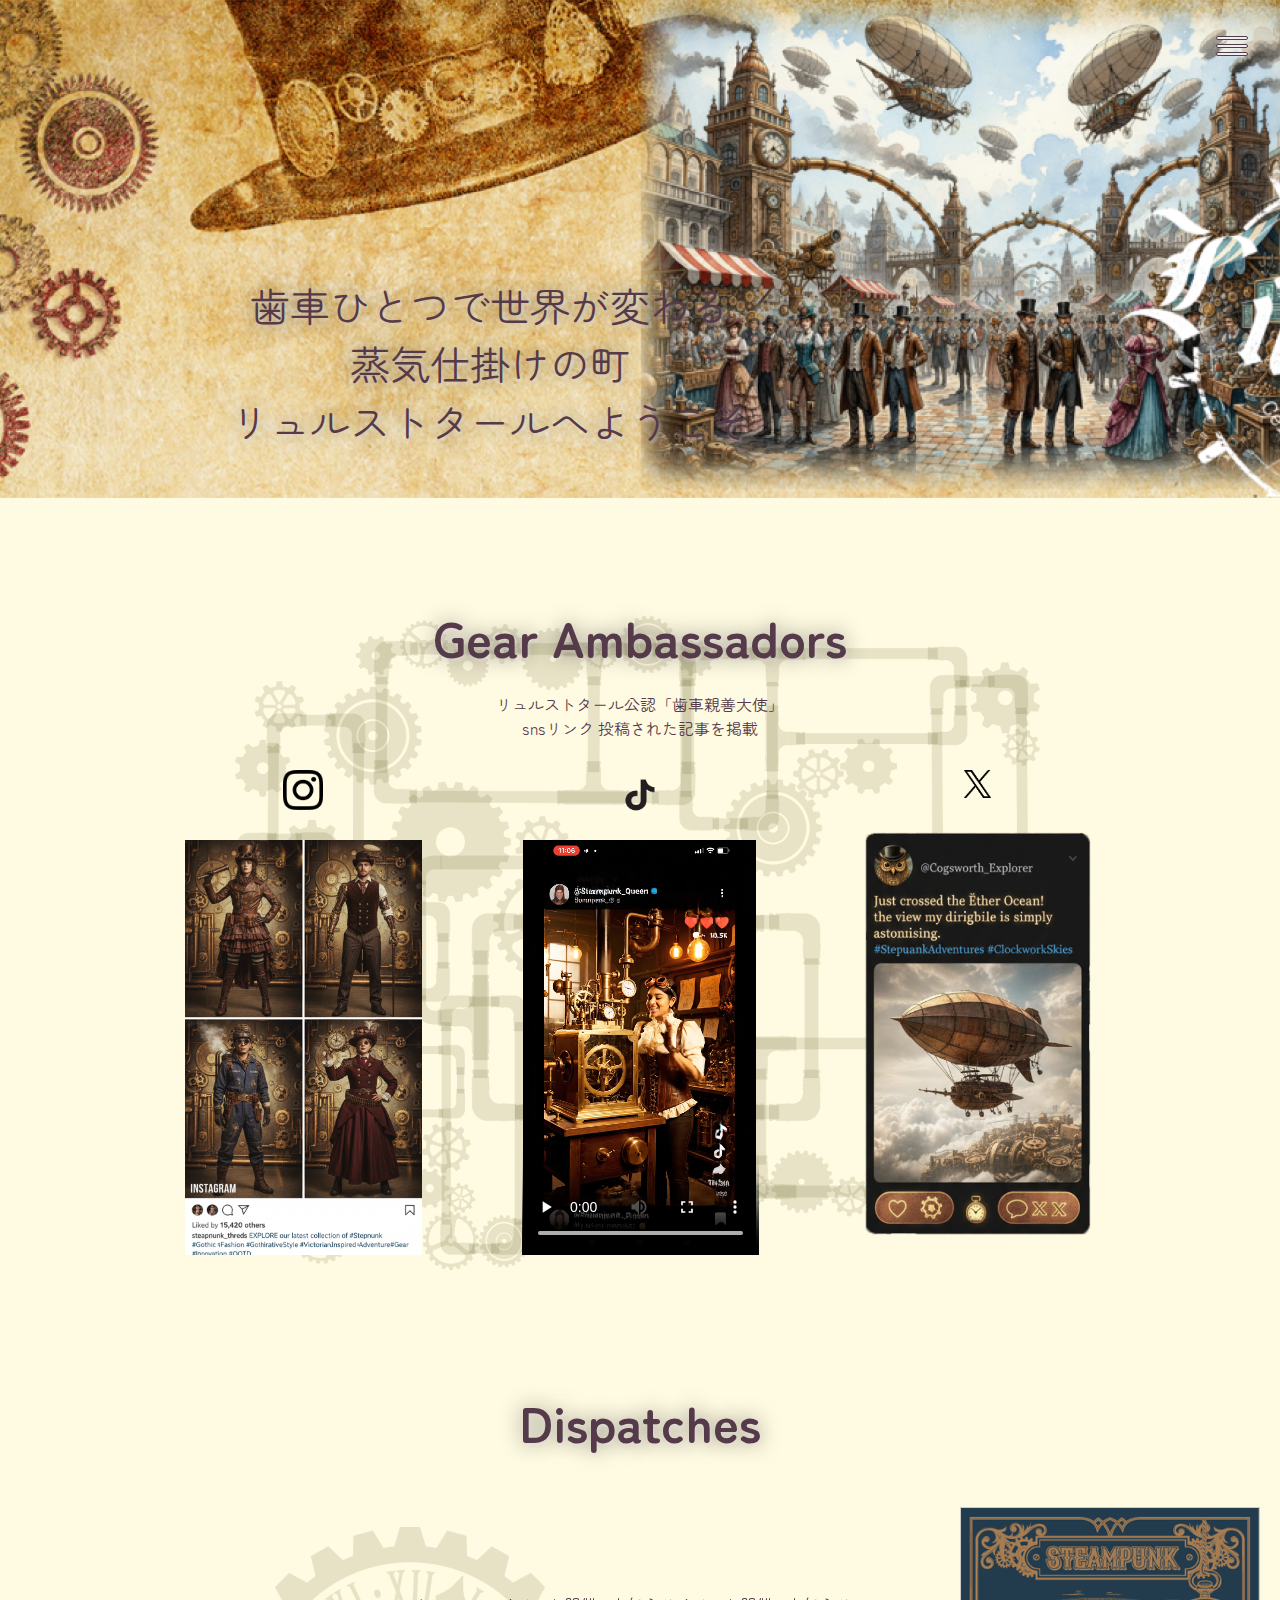
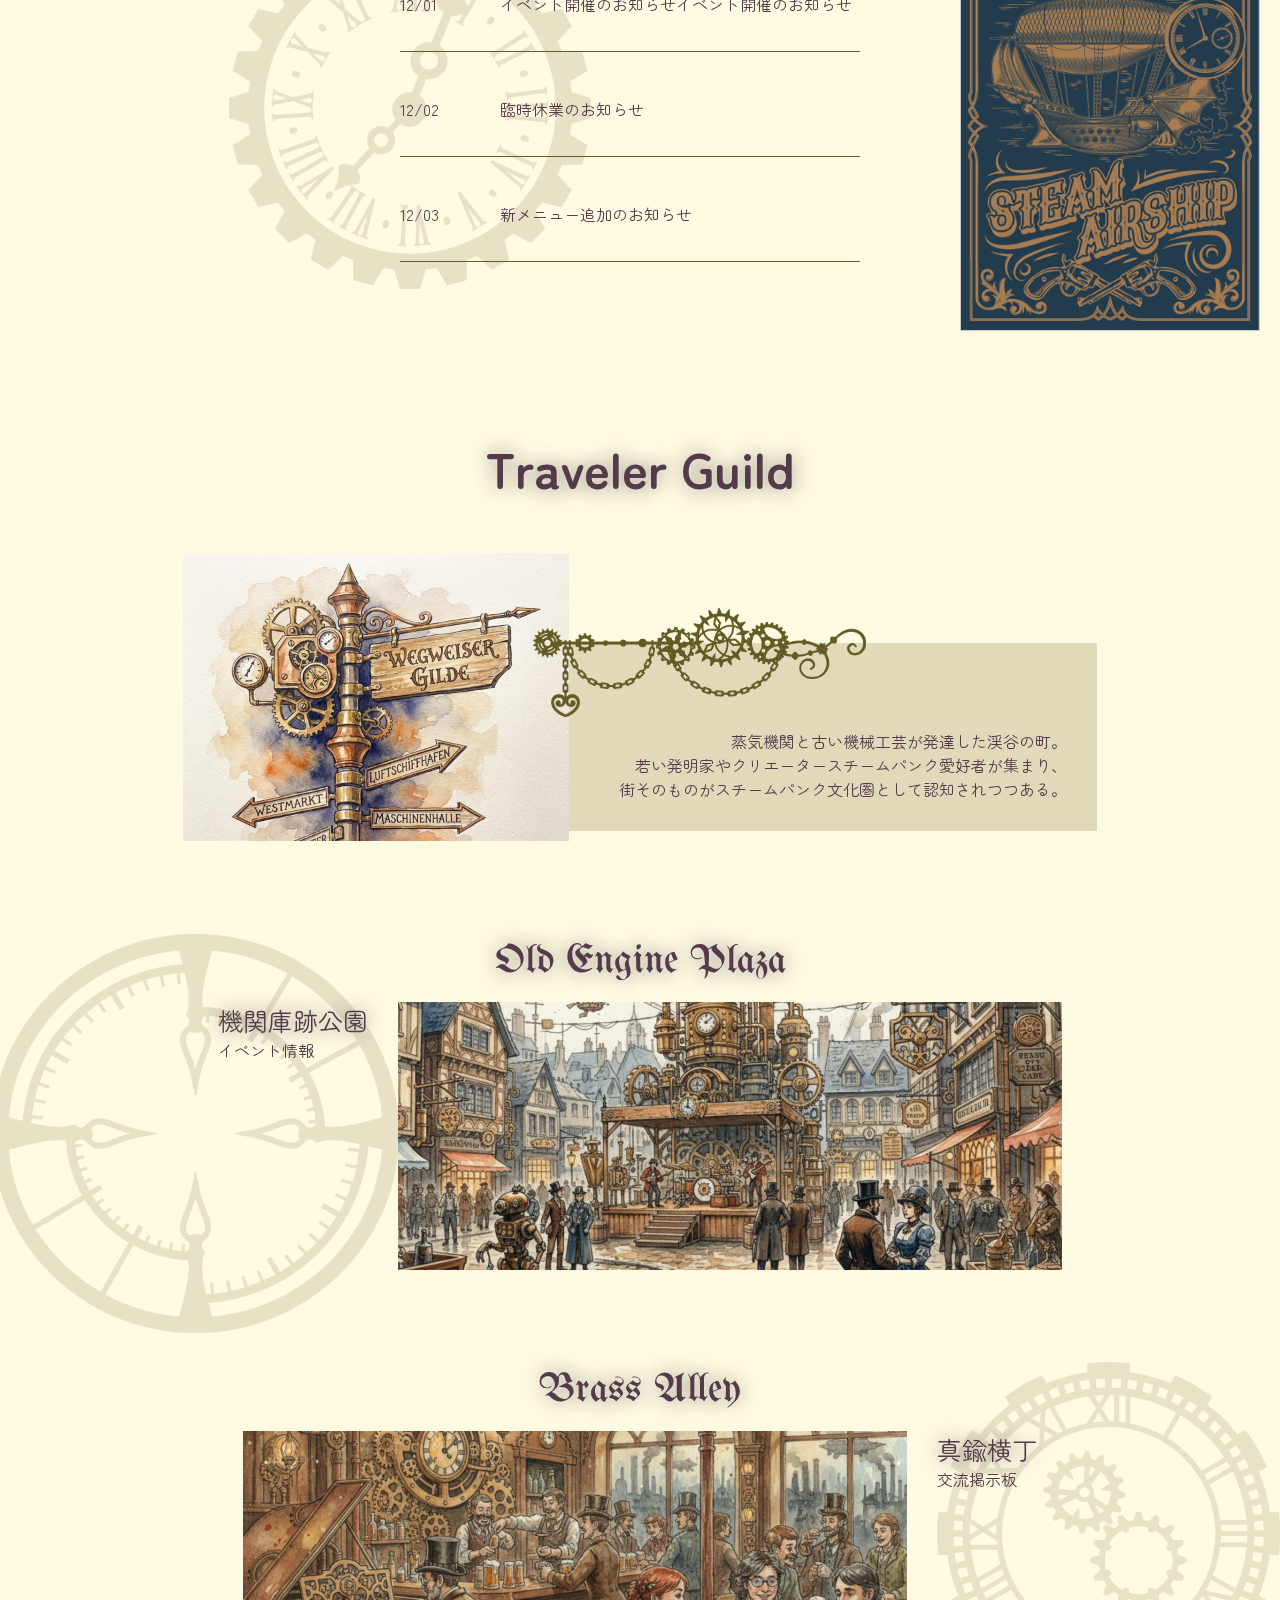
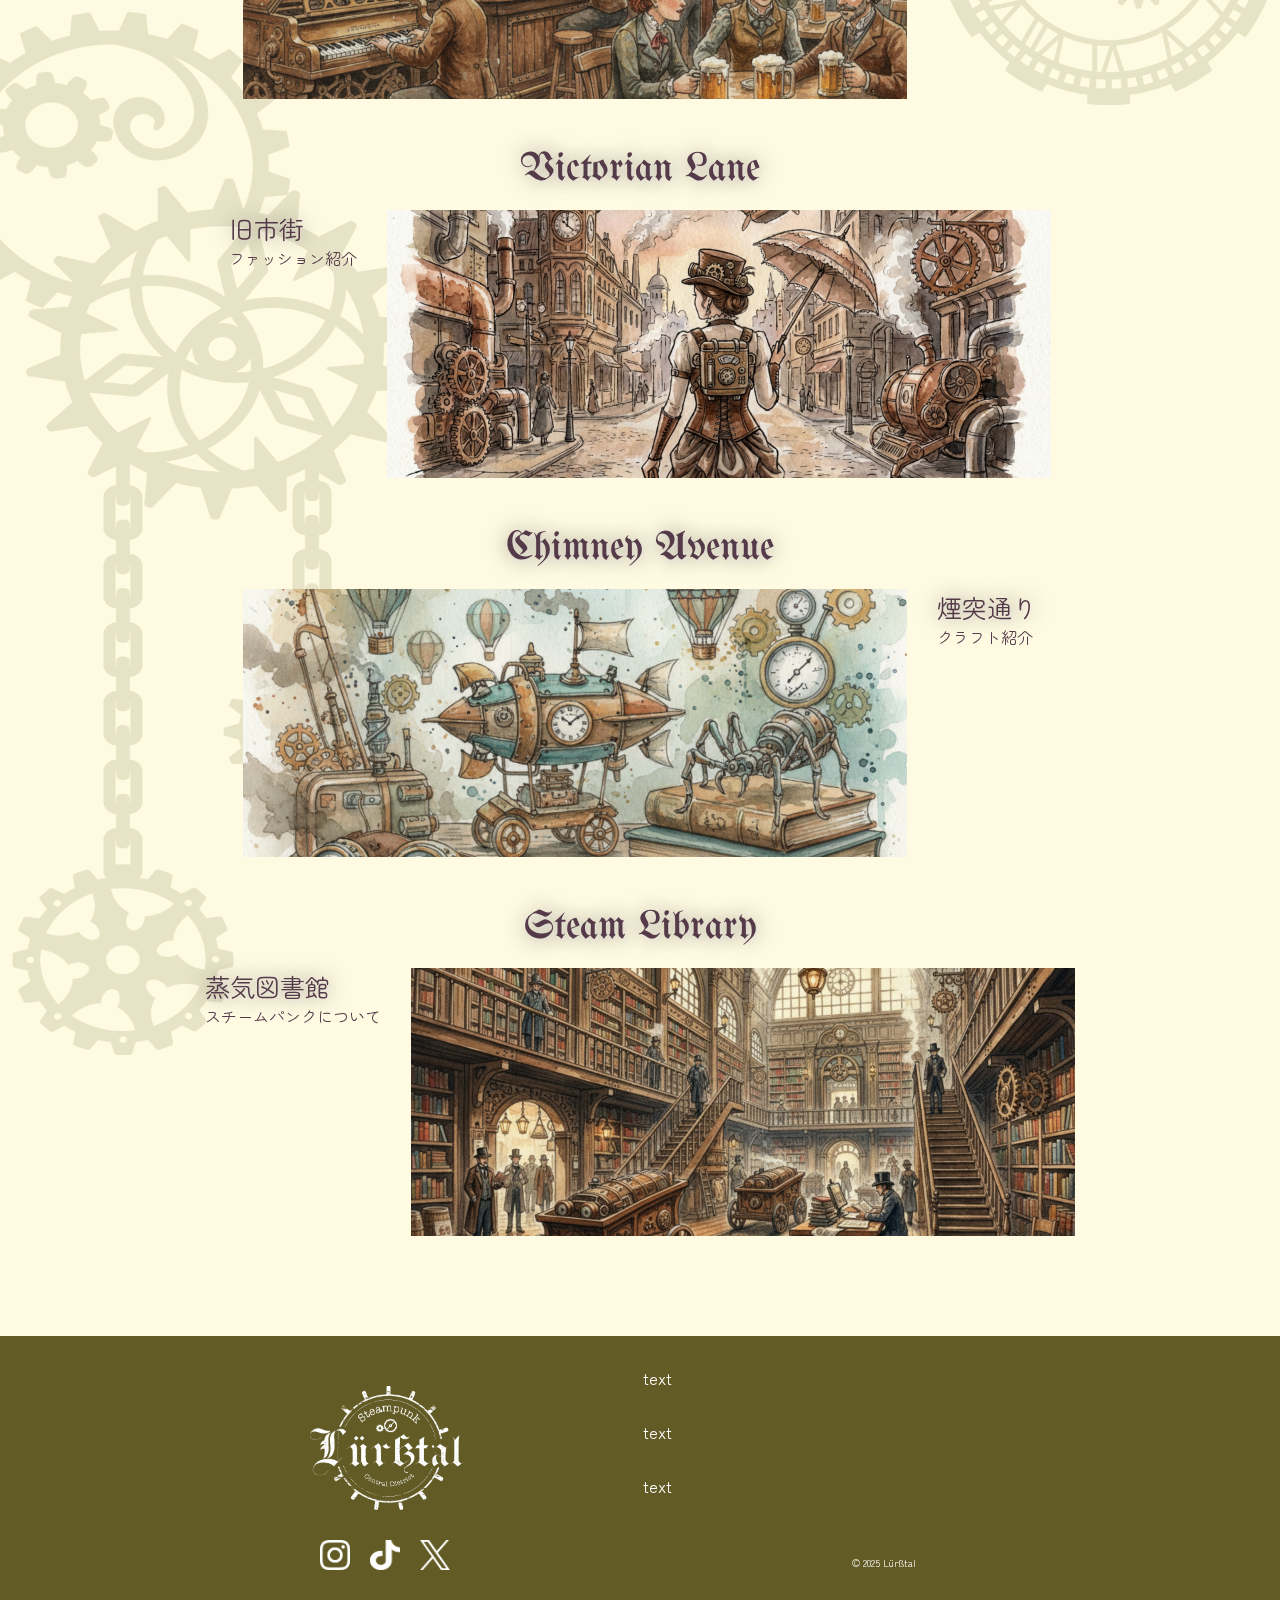
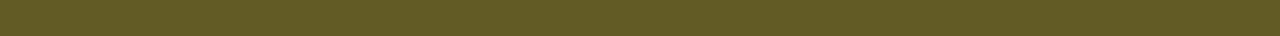
<file: index.html>
<!DOCTYPE HTML>
<html lang="ja">
<head>
<meta charset="utf-8">
<title>steampunk</title>

<link href="css/reset.css" rel="stylesheet">
<link href="css/style.css" rel="stylesheet">

<!-- google fonts -->
<link rel="preconnect" href="https://fonts.googleapis.com">
<link rel="preconnect" href="https://fonts.gstatic.com" crossorigin>
<link href="https://fonts.googleapis.com/css2?family=UnifrakturMaguntia&family=Zen+Maru+Gothic&family=Zen+Old+Mincho&display=swap" rel="stylesheet">

<!--ビューポート-->
<meta name="viewport" content="width=device-width, initial-scale=1.0">

<!--jQuery本体-->
<script src="js/jquery-1.11.2.min.js"></script>

<!--ready関数-->

<!-- ハンバーガーメニュー -->
<script>
$(function(){
  $('#hamburger').on('click',function(){
    $('#hamburger').toggleClass("open");
    $('#header-menu').slideToggle();
  });
});
</script>

<!-- ハンバーガーメニュー内のテキスト切り替え -->
<script>
    document.addEventListener('DOMContentLoaded', () => {
  const links = document.querySelectorAll('.hamburger-menu li a');

  links.forEach(link => {
    const originalText = link.textContent;
    const hoverText = link.dataset.hover;

    link.addEventListener('mouseenter', () => {
      link.textContent = hoverText;
    });

    link.addEventListener('mouseleave', () => {
      link.textContent = originalText;
    });
  });
});
</script> 


</head>
    
<body>
    <div class="hero-box">
        <header class="header">
            <nav class="hamburger-menu">
                <ul id="header-menu">
                    <li><a href="gathering/index.html" data-hover="イベント情報">Old Engine Plaza</a></li>
                    <li><a href="" data-hover="交流掲示板">Brass Alley</a></li>
                    <li><a href="fashion/index.html" data-hover="ファッション">Victorian Lane</a></li>
                    <li><a href="crafts/index.html" data-hover="クラフト">Chimney Avenue</a></li>
                    <li><a href="labrary/index.html" data-hover="スチームパンクとは">Steam Library</a></li>
                    <li><a href="link/index .html" data-hover="同盟ギルド">Clockwork Alliance</a></li>
                    <li><a href="index.html" data-hover="ホーム">Lürßtal</a></li>
                    <div class="rivet-box">
                      <span class="rivet bl"></span>
                      <span class="rivet br"></span>
                      <a href=""><img src="../img/footer_ig.png" alt="" width="30" height="30"></a>
                      <a href=""><img src="../img/footer_tk.png" alt="" width="30" height="30"></a>
                      <a href=""><img src="../img/footer_x.png" alt="" width="30" height="30"></a>
                    </div>
                </ul>
            </nav>
            <div id="hamburger" class="hamburger">
                <span></span><span></span><span></span>
            </div>
        
            <div class="hero">
            <h3>歯車ひとつで世界が変わる<br>
                蒸気仕掛けの町<br>
                リュルストタールへようこそ</h3>
            </div>    
        </header>
    </div>

<!-- Gear Ambassadors -->
    <section class="ga">
      <h1>Gear Ambassadors</h1>
      <p>リュルストタール公認「歯車親善大使」<br>
        snsリンク 投稿された記事を掲載</p>
      <div class="ga-sns">
          <div class="ga-ig">
              <img src="img/top_iglogo.png" alt="Instagramロゴ" width="40" height="40">
              <img src="img/top_sns_ig.png" alt="スチームパンクファッションインスタグラムポスト" width="237" height="415">        
          </div>
          <div class="ga-tk">
              <img src="img/top_tklogo.png" alt="tiktokロゴ" width="50" height="50">
              <video src="img/top-tk659257.mp4" width="237" height="415" controls></video>
          </div>
          <div class="ga-x">
              <img src="img/top_xlogo.png" alt="xロゴ" width="27" height="28">
              <img src="img/top_sns_x.png" alt="スチームパンクニュースxポスト" width="237" height="415">
          </div>
      </div>
    </section>

<!-- Dispatches -->
    <section class="dpc">
      <h1>Dispatches</h1>
      <div class="dpc-box">
        <div class="dpc-grid">
          <div class="row" data-img="img/dispatches1_263372.png">
            <div class="date"><p>12/01</p></div>
            <div class="text"><a href="ivent/index.html"><p>イベント開催のお知らせイベント開催のお知らせ</p></a></div>
          </div>

          <div class="row" data-img="img/dispatches2_270383.png">
            <div class="date"><p>12/02</p></div>
            <div class="text"><p>臨時休業のお知らせ</p></div>
          </div>

          <div class="row" data-img="img/dispatches3_257364.png">
            <div class="date"><p>12/03</p></div>
            <div class="text"><p>新メニュー追加のお知らせ</p></div>
          </div>
        </div>
        <div class="preview">
          <a href="ivent/index.html"><img id="previewImg" src="img/dispatches1_263372.png" alt="スチームパンクイベントポスター" width="263" height="372"></a>
        </div>
      </div>
    </section>

<!-- Traveler Guild -->
    <section class="tg">
      <h1>Traveler Guild</h1>
      <div class="tg-info">
        <div class="tg-info-img">
          <img class="tg-info-main" src="img/guild1_386288.png" alt="木製の案内板" width="386" height="288">
          <img class="tg-info-deco" src="img/guild_deco333109.png" alt="" width="333" height="109">
        </div>
        <div class="tg-bgc">
          <p>蒸気機関と古い機械工芸が発達した渓谷の町。<br>
          若い発明家やクリエータースチームパンク愛好者が集まり、<br>
          街そのものがスチームパンク文化圏として認知されつつある。</p>
        </div>
      </div>

      <h2>Old Engine Plaza</h2>
      <div class="tg-engine">
        <div class="engine-text">
          <h4>機関庫跡公園</h4>
          <p>イベント情報</p>
        </div>
        <img src="img/guild_engine664268.png" alt="街の中央の広場でバンド演奏している" width="664" height="268">  
      </div>

      <h2>Brass Alley</h2>
      <div class="tg-blass">
        <img src="img/guild_brass664268.png" alt="大勢の人たちで賑わう酒場" width="664" height="268">
        <div class="blass-text">
          <h4>真鍮横丁</h4>
          <p>交流掲示板</p>
        </div>
      </div>

      <h2>Victorian Lane</h2>
      <div class="tg-victorian">
        <div class="victorian-text">
          <h4>旧市街</h4>
          <p>ファッション紹介</p>
        </div>
        <img src="img/guild_victoria664268.png" alt="通りを歩くスチームパンクファッションの女性" width="664" height="268">
      </div>

      <h2>Chimney Avenue</h2>
      <div class="tg-chimney">
        <img src="img/guild_chimny664268.png" alt="不思議な形のスチームパンククラフトの数々" width="664" height="268">
        <div class="chimney-text">
          <h4>煙突通り</h4>
          <p>クラフト紹介</p>
        </div>
      </div>

      <h2>Steam Library</h2>
      <div class="tg-labrary">
        <div class="labrary-text">
          <h4>蒸気図書館</h4>
          <p>スチームパンクについて</p>
        </div>
        <img src="img/guild_labrary664268.png" alt="吹き抜けが特徴的な解放感のある図書館" width="664" height="268">
      </div>
    </section>

<!-- footer -->
<footer>
  <div class="footer-box">
    <div>
      <img class="footer-logo" src="img/footer_logo.png" alt="" width="153" height="124">
      <div class="footer-sns">
        <img src="img/footer_ig.png" alt="" width="30" height="30">
        <img src="img/footer_tk.png" alt="" width="30" height="30">
        <img src="img/footer_x.png" alt="" width="30" height="30">
      </div>
    </div>
    <div class="footer-link">
      <p>text</p>
      <p>text</p>
      <p>text</p>
    </div>
    <h5>© 2025 Lürßtal</h5>
  </div>
</footer>

<!-- Dispatches画像切り替え -->
<script>
  const rows = document.querySelectorAll('.row');
  const previewImg = document.getElementById('previewImg');

  rows.forEach(row => {
    row.addEventListener('mouseover', () => {
      const imgPath = row.getAttribute('data-img');
      previewImg.src = imgPath;
    });
  });
</script>  
</body>

</html>
</file>
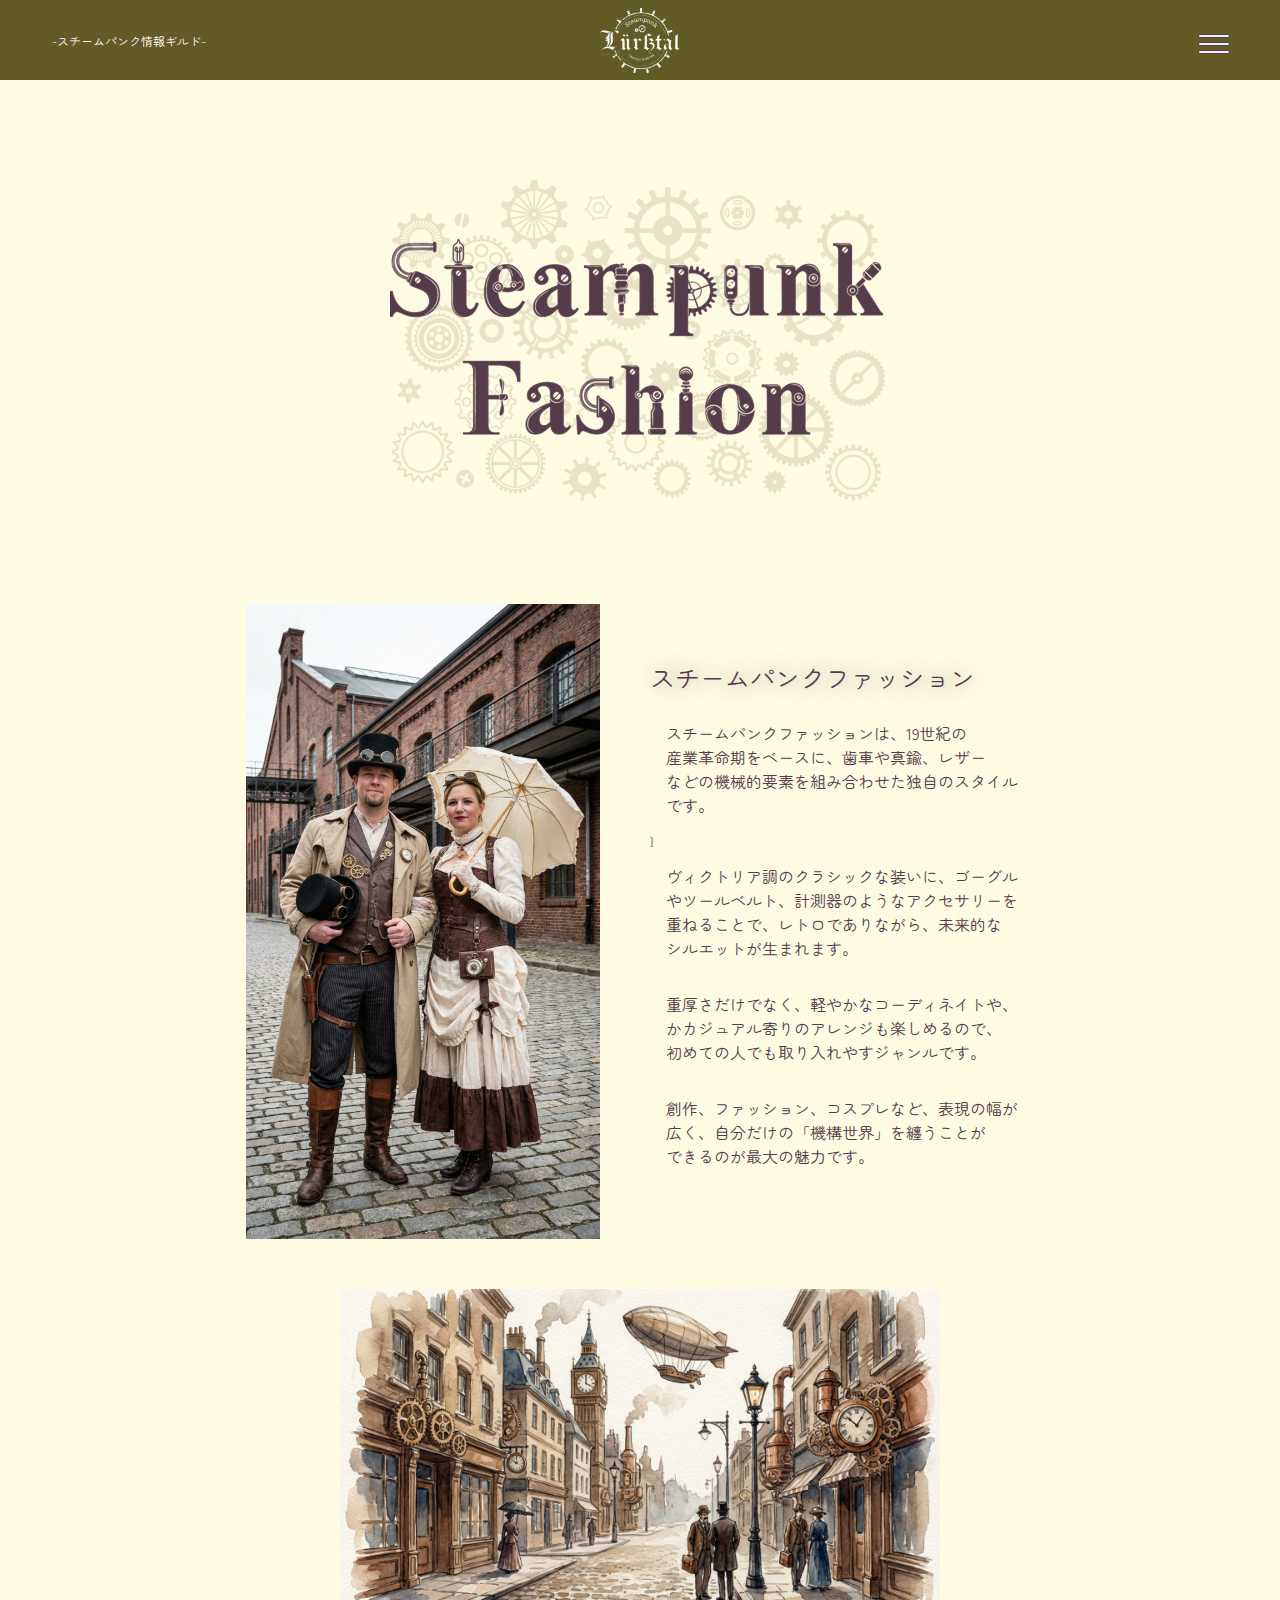
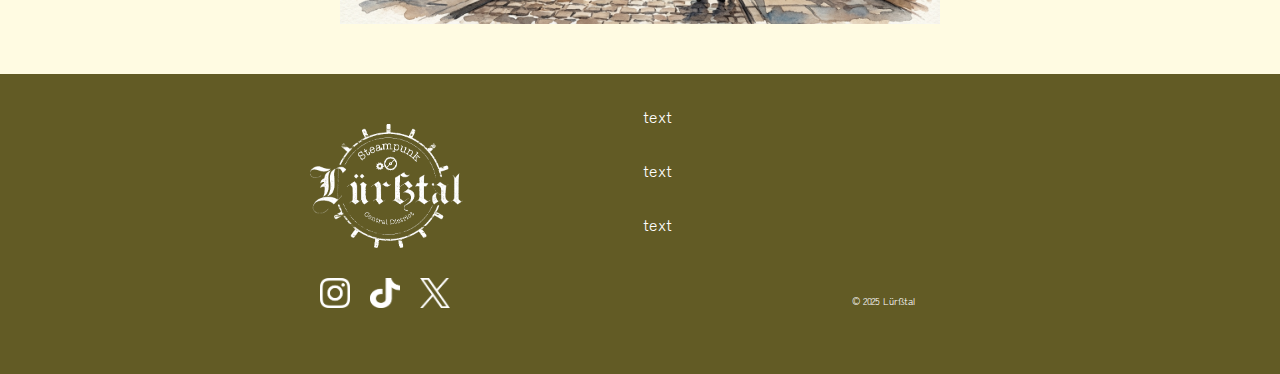
<file: fashion/index.html>
<!DOCTYPE HTML>
<html lang="ja">
<head>
<meta charset="utf-8">
<title>steampunk</title>

<link href="../css/reset.css" rel="stylesheet">
<link href="../css/style.css" rel="stylesheet">

<!-- google fonts -->
<link rel="preconnect" href="https://fonts.googleapis.com">
<link rel="preconnect" href="https://fonts.gstatic.com" crossorigin>
<link href="https://fonts.googleapis.com/css2?family=UnifrakturMaguntia&family=Zen+Maru+Gothic&family=Zen+Old+Mincho&display=swap" rel="stylesheet">

<!--ビューポート-->
<meta name="viewport" content="width=device-width, initial-scale=1.0">

<!--jQuery本体-->
<script src="../js/jquery-1.11.2.min.js"></script>

<!--ready関数-->

<!-- ハンバーガーメニュー -->
<script>
$(function(){
  $('#hamburger').on('click',function(){
    $('#hamburger').toggleClass("open");
    $('#header-menu').slideToggle();
  });
});
</script>

<!-- ハンバーガーメニュー内のテキスト切り替え -->
<script>
    document.addEventListener('DOMContentLoaded', () => {
  const links = document.querySelectorAll('.hamburger-menu a');

  links.forEach(link => {
    const originalText = link.textContent;
    const hoverText = link.dataset.hover;

    link.addEventListener('mouseenter', () => {
      link.textContent = hoverText;
    });

    link.addEventListener('mouseleave', () => {
      link.textContent = originalText;
    });
  });
});
</script> 


</head>

<body>
   <div class="sub-header-color">
    <div class="sub-header">
      <div class="sub-header-text">
        <p>-スチームパンク情報ギルド-</p>
      </div>
      <div class="sub-header-logo">
        <a href="../index.html"><img src="../img/header_logo.png" alt="リュルストタールのロゴマーク" width="80" height="65"></a>
      </div>
      <nav class="hamburger-menu">
        <ul id="header-menu">
            <li><a href="../gathering/index.html" data-hover="イベント情報">Old Engine Plaza</a></li>
            <li><a href="https://ak-steampunk.blush.jp/" data-hover="交流掲示板">Brass Alley</a></li>
            <li><a href="../fashion/index.html" data-hover="ファッション">Victorian Lane</a></li>
            <li><a href="../crafts/index.html" data-hover="クラフト">Chimney Avenue</a></li>
            <li><a href="../labrary/index.html" data-hover="スチームパンクとは">Steam Library</a></li>
            <li><a href="../link/index .html" data-hover="同盟ギルド">Clockwork Alliance</a></li>
            <li><a href="../index.html" data-hover="ホーム">Lürßtal</a></li>
            <div class="rivet-box">
              <span class="rivet bl"></span>
              <span class="rivet br"></span>
              <img src="../img/footer_ig.png" alt="" width="30" height="30">
              <img src="../img/footer_tk.png" alt="" width="30" height="30">
              <img src="../img/footer_x.png" alt="" width="30" height="30">
            </div>
        </ul>
      </nav>
      <div class="sub-header-burger">
        <div id="hamburger" class="sub-hamburger">
          <span></span><span></span><span></span>
        </div>
      </div>
    </div>
  </div>

<!-- fashion -->
 <section class="sub-wrapper">
  <div class="fashion-title">
    <img src="../img/fashion_title.png" alt="スチームパンク風ロゴマーク" width="600" height="238">
  </div>
  <div class="fashion-df">
    <img src="../img/fashion-snap354635.png" alt="" width="354" height="635">
    <div class="fashion-text">
      <h4>スチームパンクファッション</h4>
      <p>スチームパンクファッションは、19世紀の<br>
      産業革命期をベースに、歯車や真鍮、レザー<br>
      などの機械的要素を組み合わせた独自のスタイル<br>
      です。</p>]

      <p>ヴィクトリア調のクラシックな装いに、ゴーグル<br>
      やツールベルト、計測器のようなアクセサリーを<br>
      重ねることで、レトロでありながら、未来的な<br>
      シルエットが生まれます。</p>

      <p>重厚さだけでなく、軽やかなコーディネイトや、<br>
      かカジュアル寄りのアレンジも楽しめるので、<br>
      初めての人でも取り入れやすジャンルです。</p>

      <p>創作、ファッション、コスプレなど、表現の幅が<br>
      広く、自分だけの「機構世界」を纏うことが<br>
      できるのが最大の魅力です。</p>
    </div>
  </div>
  <div class="fashion-btm">
    <img src="../img/fashion_btm.png" alt="">
  </div>
 </section>
 <!-- footer -->
<footer>
  <div class="footer-box">
    <div>
      <img class="footer-logo" src="../img/footer_logo.png" alt="" width="153" height="124">
      <div class="footer-sns">
        <img src="../img/footer_ig.png" alt="" width="30" height="30">
        <img src="../img/footer_tk.png" alt="" width="30" height="30">
        <img src="../img/footer_x.png" alt="" width="30" height="30">
      </div>
    </div>
    <div class="footer-link">
      <p>text</p>
      <p>text</p>
      <p>text</p>
    </div>
    <h5>© 2025 Lürßtal</h5>
  </div>
</footer>
</body>

</html>
</file>
<file: css/style.css>
@charset "utf-8";
/* CSS Document */

/* フォント */
html {
  font-family: "Zen Maru Gothic", sans-serif;
  font-weight: 400;
  font-style: normal;
  font-size: 62.5%
}
:root {
  --h1-size: clamp(2.4rem, 5vw, 5.0rem);
  --h2-size: clamp(1.8rem, 3.5vw, 4.0rem);
  --h3-size: clamp(2.5rem, 5vw, 4.0rem);
  --h4-size: clamp(2.5rem, 5vw, 2.5rem);
  --p-size: clamp(1.4rem, 2.5vw, 1.6rem);
  --max-width: 1200px
}
    h1 {
      font-size: var(--h1-size);
      color: #553A49;
      font-weight: 700;
      text-shadow: 2px 3px 3px rgba(229, 226, 226, 0.4), 
                   0px 0px 20px rgba(70, 70, 70, 0.63);
    }
    h2 {
      font-size: var(--h2-size);
      color: #553A49;
        font-family: "UnifrakturMaguntia", cursive;
        font-weight: 400;
        font-style: normal;
        text-shadow: 2px 3px 3px rgba(229, 226, 226, 0.4), 
                   0px 0px 20px rgba(70, 70, 70, 0.63);
    }

    h3 {
      font-size: var(--h3-size);
      color: #553A49;
    }
    h4 {
      font-size: var(--h4-size);
      color: #553A49;
      text-shadow: 2px 3px 3px rgba(229, 226, 226, 0.4), 
                   0px 0px 20px rgba(70, 70, 70, 0.63);
    }
    p {
      font-size: var(--p-size);
      color: #553A49
    }


a:link{text-decoration: none;color:#fff;}
a:visited {text-decoration: none;color:#fff;}
a:hover{text-decoration: none;color:#dc81b3;}
a:active {text-decoration: none;color: #dc81b3;}
    


/* ハンバーガーメニュー */
nav {
    position: fixed;
    top: 0px;
    width: 100%;
    z-index: 10;
    background-color: #625B25;
    background-image: url(../img/header_logo.png);
    background-repeat: no-repeat;
    background-position: 150px center;
    background-size: auto 150px;
}
ul {
    display: none;
    list-style:none;
    padding-top: 3em;
}
li a{
    padding: 0.5em;
    font-size: 24px;
    color: #fff;
    display: block;
    text-align: center;
    text-decoration: none;
}
.hamburger {
    position: fixed;
    top: 32px;
    right: 32px;
    cursor: pointer;
    width: 32px;
    height: 24px;
    z-index: 10;
}
.hamburger span {
    /*3本の線を作る*/
    transition: all .3s;
    position: absolute;
    height: 4px;
    background-color: #efefef;
    width:100%;
    z-index: 10;
    border-radius: 2px;
    border: 1px solid #553A49;
    box-sizing: border-box;
}
.hamburger span:nth-of-type(1) {
    /*上の線の位置*/
    top: 4px;
}
.hamburger span:nth-of-type(2) {
    /*真ん中の線の位置*/
    top: 12px;
}
.hamburger span:nth-of-type(3) {
    /*下の線の位置*/
    top: 20px;
}
.hamburger.open span:nth-of-type(1) {
    /*openのとき、上の線を右斜めにする*/
    top: 10px;
    transform: translateY(6px) rotate(-33deg);
}
.hamburger.open span:nth-of-type(2) {
    /*真ん中の線を消す*/
    opacity: 0;
}
.hamburger.open span:nth-of-type(3) {
    /*下の線を左斜めにする*/
    top: 22px;
    transform: translateY(-6px) rotate(33deg);
}





body {
    background-color: #fffbe2;
}


/* ヘッダー */
.hero-box {
    width: 100%;
}
.hero {
    background-image: url(../img/header1900500.png);
    height: 500px;
    width: 100%;
    max-width: 1920px;
    background-size: cover;
    background-position: center;
    background-repeat: no-repeat;
    display: flex;
    align-items: flex-end;
    justify-content: flex-start;
    padding: 0 0 5em 0;
    margin-bottom: 10rem;
}
.hero h3 {
    margin-left: 23rem;
    text-align: center;
    text-shadow: 2px 3px 3px rgba(229, 226, 226, 0.4),
                 0px 0px 20px rgba(70, 70, 70, 0.63);
}




/* sub-header */
.sub-header-color {
    background-color: #625B25;
    width: 100%;
}
.sub-header {
    max-width: 1200px;
    height: 80px;
    display: flex;
    justify-content: space-between;
    align-items: center;
    margin: 0 auto;
}
.sub-header-text,
.sub-header-burger {
    flex: 1;
}

.sub-header-logo {
    text-align: center;
}
.sub-header-text p {
    margin: 0;
    color: #fff;
    font-size: 1.2rem;
    padding-left: 1em;
}
/* sub-header hamburger*/
nav {
    position: fixed;
    top: 0px;
    right: 0px;
    width: 100%;
    z-index: 10;
    background-color: #625B25;
    background-image: url(../img/header_logo.png);
    background-repeat: no-repeat;
    background-position: 150px center;
    background-size: auto 150px;
}
ul {
    display: none;
    list-style:none;
    padding-top: 3em;
}
li a{
    padding: 0.5em;
    font-size: 24px;
    color: #fff;
    display: block;
    text-align: center;
    text-decoration: none;
}
.sub-header-burger {
    position: relative;
}
.sub-hamburger {
    position: absolute;
    top: -10px;
    right: 10px;
    cursor: pointer;
    width: 32px;
    height: 24px;
    z-index: 10;
}
.sub-hamburger span {
    /*3本の線を作る*/
    transition: all .3s;
    position: absolute;
    height: 4px;
    background-color: #efefef;
    width:100%;
    z-index: 10;
    border-radius: 2px;
    border: 1px solid #553A49;
    box-sizing: border-box;
}
.sub-hamburger span:nth-of-type(1) {
    /*上の線の位置*/
    top: 4px;
}
.sub-hamburger span:nth-of-type(2) {
    /*真ん中の線の位置*/
    top: 12px;
}
.sub-hamburger span:nth-of-type(3) {
    /*下の線の位置*/
    top: 20px;
}
.sub-hamburger.open span:nth-of-type(1) {
    /*openのとき、上の線を右斜めにする*/
    top: 10px;
    transform: translateY(6px) rotate(-33deg);
}
.sub-hamburger.open span:nth-of-type(2) {
    /*真ん中の線を消す*/
    opacity: 0;
}
.sub-hamburger.open span:nth-of-type(3) {
    /*下の線を左斜めにする*/
    top: 22px;
    transform: translateY(-6px) rotate(33deg);
}
    




/* gear ambassadors */
.ga {
    background-image: url(../img/top_sns_back.png);
    background-size: 822px 654px;
    background-position: center;
    background-repeat: no-repeat;
    margin-bottom: 10rem;
    
  }
.ga h1 {
    text-align: center;
    margin-bottom: 2rem;
}
.ga p {
    text-align: center;
    margin-bottom: 3rem;
}
.ga-sns {
    display: flex;
    justify-content: center;
    align-items: flex-start;
    gap: 10rem;
}
.ga-ig {
    display: flex;
    flex-direction: column;
    align-items: center;
}
.ga-ig img {
    margin-bottom: 3rem;
}
.ga-tk {
    display: flex;
    flex-direction: column;
    align-items: center;
}
.ga-tk img {
    margin-bottom: 3rem;
}
.ga-tk video {
    margin-top: -1rem;
}

.ga-x {
    display: flex;
    flex-direction: column;
    align-items: center;
}
.ga-x img {
    margin-bottom: 3rem;
}





/* Dispatches */
.dpc {
    background-image: url(../img/top-back2_362362.png);
    background-size: 362px 362px;
    background-position: calc(50% - 230px) calc(50% + 50px);
    background-repeat: no-repeat;
    margin-bottom: 10rem;
}
.dpc h1 {
    text-align: center;
    margin-bottom: 5rem;
}
.dpc-box {
    display: grid;
    grid-template-columns: 1fr 300px; /* 左：表 / 右：画像 */
    gap: 10rem;
    align-items: start;
    margin-right: 50rem;
}
.dpc-grid {
  display: grid;
  justify-content: flex-start;
  margin-left: 40rem;
  padding-top: 5em;
  gap: 10px; /* 段の間隔 */
}

.row {
  display: grid;
  grid-template-columns: 100px 360px; /* 左：日付 右：テキスト */
  align-items: center;
  padding: 35px 0;
  border-bottom: 1px solid #625B25; /* 行の区切り線 */
  cursor: pointer; 
}
.row:hover {
  background: rgba(98, 91, 37, 0.2);             /* ホバー時の背景 */
}

.text {
  color: #444;
}
.preview img {
  width: 100%;
  height: auto;
  display: block;
  border: 1px solid #ccc;
}






/* Traveler Guild */
.tg {
    background-image: 
        url(../img/top-back3_399399.png), 
        url(../img/top-back4_343343.png), 
        url(../img/top-back5_4181043.png);

    background-position: 
        left calc(50% - 500px), 
        right calc(50% - 100px), 
        left calc(50% + 500px);

    background-size: 399px 399px, 343px 343px, 418px 1043px;
    background-repeat: no-repeat, no-repeat, no-repeat;
    margin-bottom: 10rem;
    display: flex;
    flex-direction: column;
    justify-content: center;
    align-items: center;
}

.tg h1 {
    text-align: center;
    margin-bottom: 5rem;
}
.tg-info {
    display: flex;
    justify-content: center;
    align-items: center;
    margin-bottom: 10rem;
}
.tg-info-img {
    position: relative;
}
.tg-info-deco {
    position: absolute;
    top: 55px;
    left: 350px;
}
.tg-bgc {
    background-color: rgba(98, 91, 37, 0.2);
    padding: 3em 3em 3em 5em;
    margin-top: 8rem;
}
.tg-bgc p {
    padding-top: 3.5em;
    text-align: end;
} 
.tg h2 {
    margin-bottom: 2rem;
}

.tg-engine {
    display: flex;
    margin-bottom: 10rem;
    gap: 3rem;
}
.engine-text {
    display: flex;
    flex-direction: column;
}

.tg-blass {
    display: flex;
    margin-bottom: 5rem;
    gap: 3rem;
}
.blass-text {
    display: flex;
    flex-direction: column;
}

.tg-victorian {
    display: flex;
    margin-bottom: 5rem;
    gap: 3rem;
}
.victorian-text {
    display: flex;
    flex-direction: column;
}

.tg-chimney {
    display: flex;
    margin-bottom: 5rem;
    gap: 3rem;
}
.chimney-text {
    display: flex;
    flex-direction: column;
}

.tg-labrary {
    display: flex;
    gap: 3rem;
}
.labrary-text {
    display: flex;
    flex-direction: column;
}   






/* footer */
footer {
    background-color: #625B25;
    height: 300px;
}
.footer-box {
    max-width: 1200px;
    margin: 0 auto;
    padding-left: 25em;
    display: flex;
    gap: 18rem;
}
.footer-logo {
    margin: 5rem 0 0 2rem;
}
.footer-sns {
    display: flex;
    padding: 3em 0 0 3em;
    gap: 2rem;
}

.footer-link p {
    color: #fff;
    margin-top: 3rem;
}
.footer-box h5 {
    display: flex;
    justify-content: flex-end;
    align-items: flex-end;
    color: #fff;
}






/* snsリンク */
.rivet-box {
  padding: 2rem;
  margin: 2rem 0;
  background: #2c2c2c;
  color: #e2c275;
  border: 3px solid #5c3b09; /* 金属枠 */

  position: relative;
  max-width: 200px;
  margin-left: auto;
  margin-right: auto;
  display: flex;
  justify-content: space-between;

  /* メタル感 */
  background: linear-gradient(145deg, #2b2b2b, #1c1c1c);
  box-shadow: inset 0 0 20px rgba(0,0,0,0.6);
}

/* ==== リベット（鋲） ==== */
.rivet-box::before,
.rivet-box::after {
  content: "";
  position: absolute;
  width: 14px;
  height: 14px;
  background: radial-gradient(circle at 30% 30%, #d8c08a, #8b6b33);
  border-radius: 50%;
  box-shadow: inset 0 0 3px #000;
}

/* 左上 */
.rivet-box::before {
  top: -8px;
  left: -8px;
}

/* 右上 */
.rivet-box::after {
  top: -8px;
  right: -8px;
}

/* 左下・右下（追加） */
.rivet-box::before,
.rivet-box::after {
  z-index: 2;
}

.rivet-box span.rivet {
  content: "";
  position: absolute;
  width: 14px;
  height: 14px;
  background: radial-gradient(circle at 30% 30%, #d8c08a, #8b6b33);
  border-radius: 50%;
  box-shadow: inset 0 0 3px #000;
}

/* 左下 */
.rivet-box .rivet.bl {
  bottom: -8px;
  left: -8px;
}

/* 右下 */
.rivet-box .rivet.br {
  bottom: -8px;
  right: -8px;
}




/* 下層ページ */
.sub-wrapper {
    width: min(100% - 4em, 1200px);
    margin-inline: auto;
}





/* crafts */
.crafts-title {
    display: flex;
    margin: 5rem auto;
    width: 30%;
    height: auto;
}
.crafts-top {
    display: flex;
    margin: 0 auto;
    width: 50%;
    height: auto;
}
.crafts-text {
    display: flex;
    flex-direction: column;
    align-items: center;
    margin: 10rem auto; 
}
.crafts-text h4 {
    margin-bottom: 3rem;
}
.crafts-text p {
    padding: 1em 0;
    align-items: flex-start;
}
.crafts-btm {
    display: flex;
    margin: 5rem auto;
    width: 5
    30%;
    height: auto;
}




/* fashion */
.fashion-title{
    display: flex;
    justify-content: center;
    align-items: center;
    margin: 10rem;
}
.fashion-title img {
    width: 50%;
    height: auto;
}
.fashion-df {
    display: flex;
    justify-content: center;
    align-items: center;
    gap: 5rem;
    margin-bottom: 5rem;
}
.fashion-text h4 {
    margin-bottom: 1rem;
}
.fashion-text p {
    padding: 1em
}
.fashion-btm {
    display: flex;
    justify-content: center;
    align-items: center;
}
.fashion-btm img {
    width: 50%;
    height: auto;
    margin-bottom: 5rem;
}
</file>
